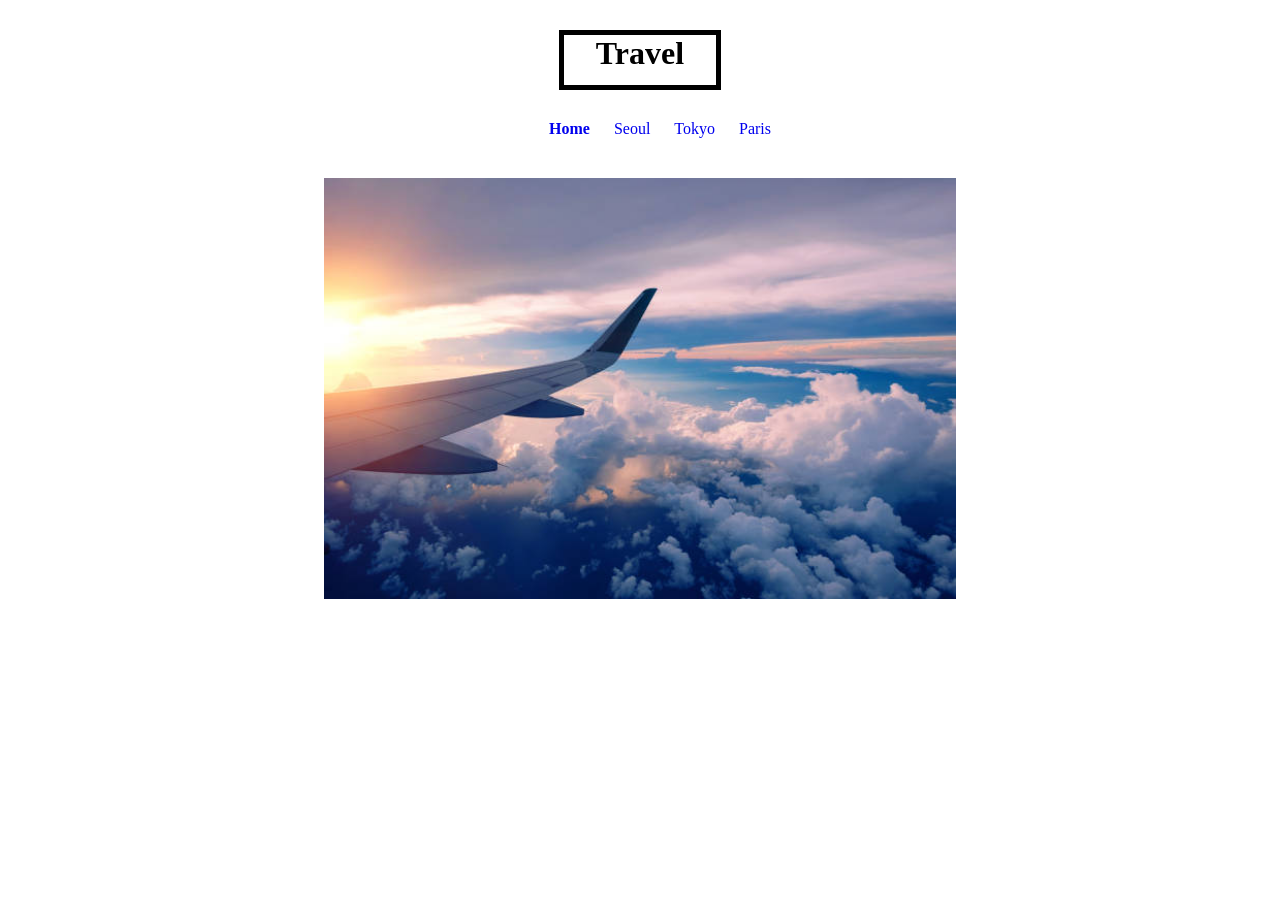
<file: practice/01_travel/index.html>
<!DOCTYPE html>
<html lang="en">
<head>
    <meta charset="UTF-8">
    <meta http-equiv="X-UA-Compatible" content="IE=edge">
    <meta name="viewport" content="width=device-width, initial-scale=1.0">
    <title>Index</title>
    <link rel="stylesheet" href="css/style.css">
</head>
<body>
    <h1>Travel</h1>
    <ul>
        <li><a href="index.html" class="curr_view">Home</a></li>        
        <li><a href="seoul.html">Seoul</a></li>        
        <li><a href="tokyo.html">Tokyo</a></li>        
        <li><a href="paris.html">Paris</a></li>        
    </ul>
    <img src="images/home.jpg" alt="Home">
</body>
</html>
</file>
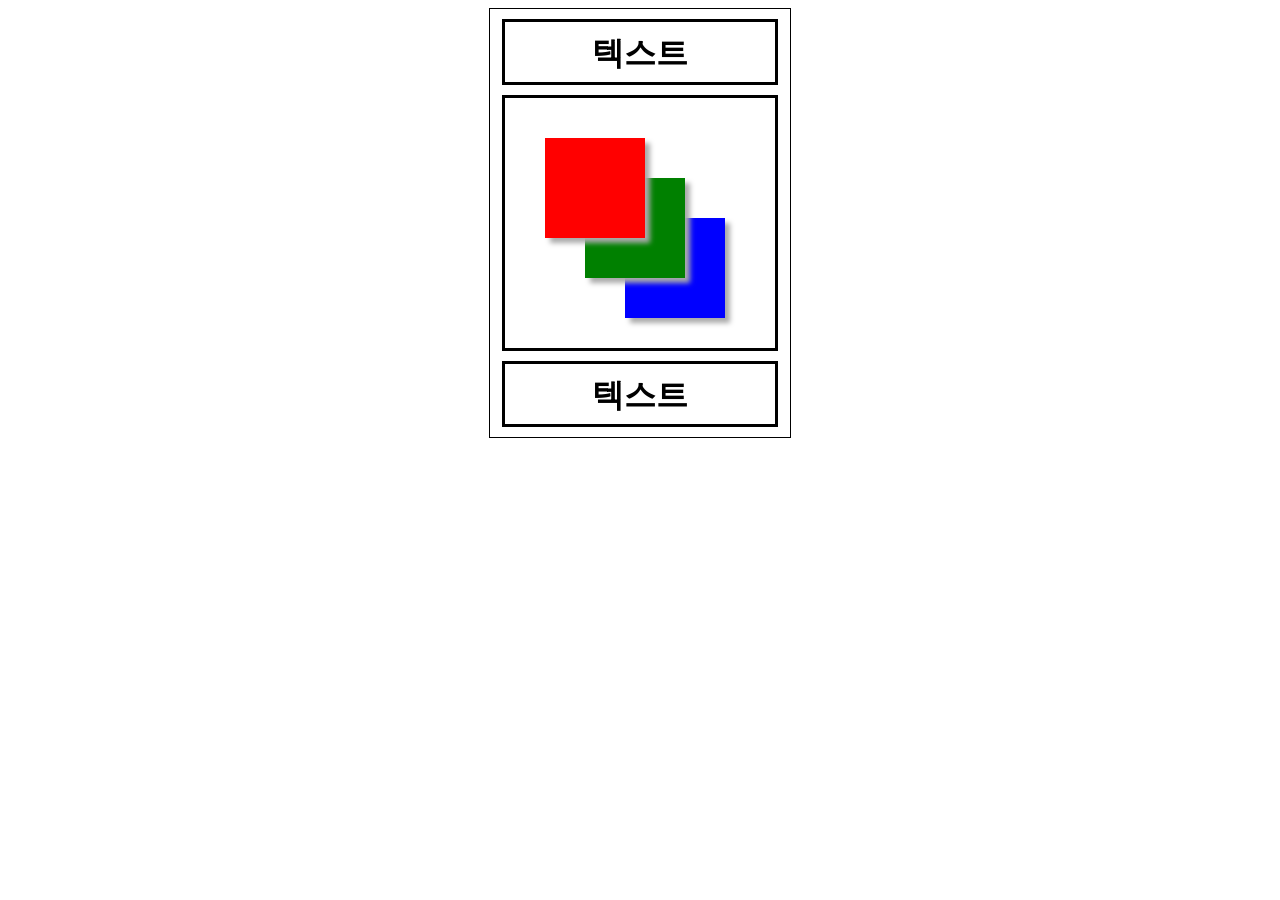
<file: practice/02_position/index.html>
<!DOCTYPE html>
<html lang="en">
<head>
    <meta charset="UTF-8">
    <meta http-equiv="X-UA-Compatible" content="IE=edge">
    <meta name="viewport" content="width=device-width, initial-scale=1.0">
    <title>Position, z-index</title>
    <style>
        .container {
            margin: auto;
            width: 300px;
            border: 1px solid black;
            text-align: center;
        }
        .top, .bt {
            width: 90%;
            height: 50px;
            border: 3px solid black;
            margin: 10px auto;
            font-size: 2em;
            font-weight: bold;
            padding-top: 10px;            
        }
        .mid {
            width: 90%;
            height: 250px;
            border: 3px solid black;
            margin: 10px auto;
            position: relative;
        }
        .red, .green, .blue {
            /* border: 1px dashed red; */
            width: 100px;
            height: 100px;
            box-shadow: 5px 5px 5px #aaa;            
        }
        .red {
            background-color: red;
            position: absolute;
            top: 40px;
            left: 40px;
            z-index: 100;
        }
        .green {
            background-color: green;
            position: absolute;
            top: 80px;
            left: 80px;
            z-index: 10;
        }
        .blue {
            background-color: blue;
            position: absolute;
            top: 120px;
            left: 120px;
            z-index: -1;
        }
    </style>
</head>
<body>
    <div class="container">
        <div class="top">텍스트</div>
        <div class="mid">
            <div class="red"></div>
            <div class="green"></div>
            <div class="blue"></div>
        </div>
        <div class="bt">텍스트</div>
    </div>
</body>
</html>
</file>
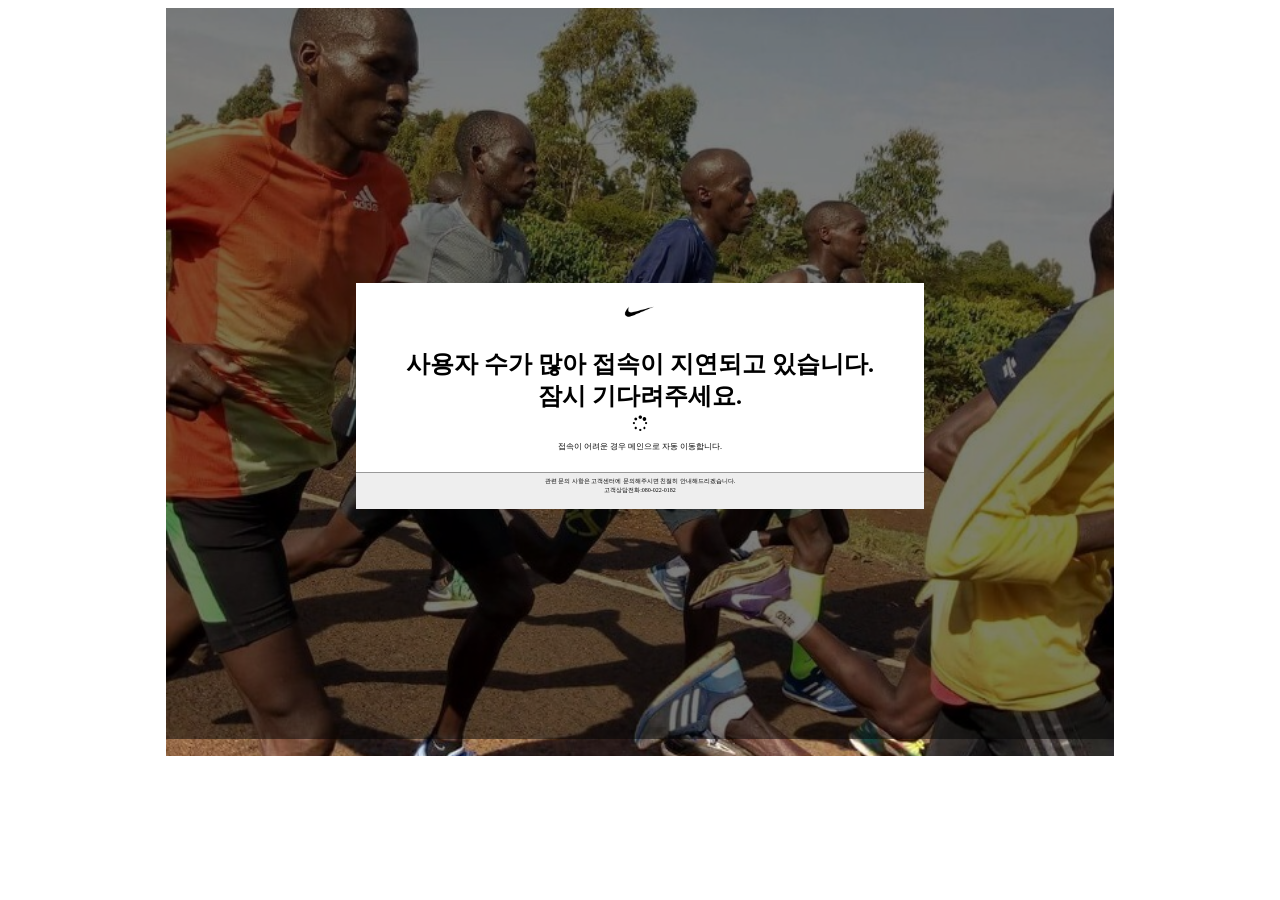
<file: practice/03_nike_waiting/index.html>
<!DOCTYPE html>
<html lang="en">
  <head>
    <meta charset="UTF-8" />
    <meta http-equiv="X-UA-Compatible" content="IE=edge" />
    <meta name="viewport" content="width=device-width, initial-scale=1.0" />
    <title>Waiting</title>
		<link rel="stylesheet" href="https://cdnjs.cloudflare.com/ajax/libs/font-awesome/4.7.0/css/font-awesome.min.css">
		<link rel="stylesheet" href="style.css">
  </head>
  <body>
    <div class="container">
			<div class="cover">
      <div class="inner">
        <img src="images/logo_nike.png" alt="" />
        <h2>
          사용자 수가 많아 접속이 지연되고 있습니다. <br />
          잠시 기다려주세요.
        </h2>
        <i class="fa fa-spinner"></i>
        <p>접속이 어려운 경우 메인으로 자동 이동합니다.</p>
        <div class="bt">
          <p>
            관련 문의 사항은 고객센터에 문의해주시면 친절히 안내해드리겠습니다.
            <br />
            고객상담전화:080-022-0182
          </p>
        </div>
      </div>
		</div>
    </div>
  </body>
</html>
</file>
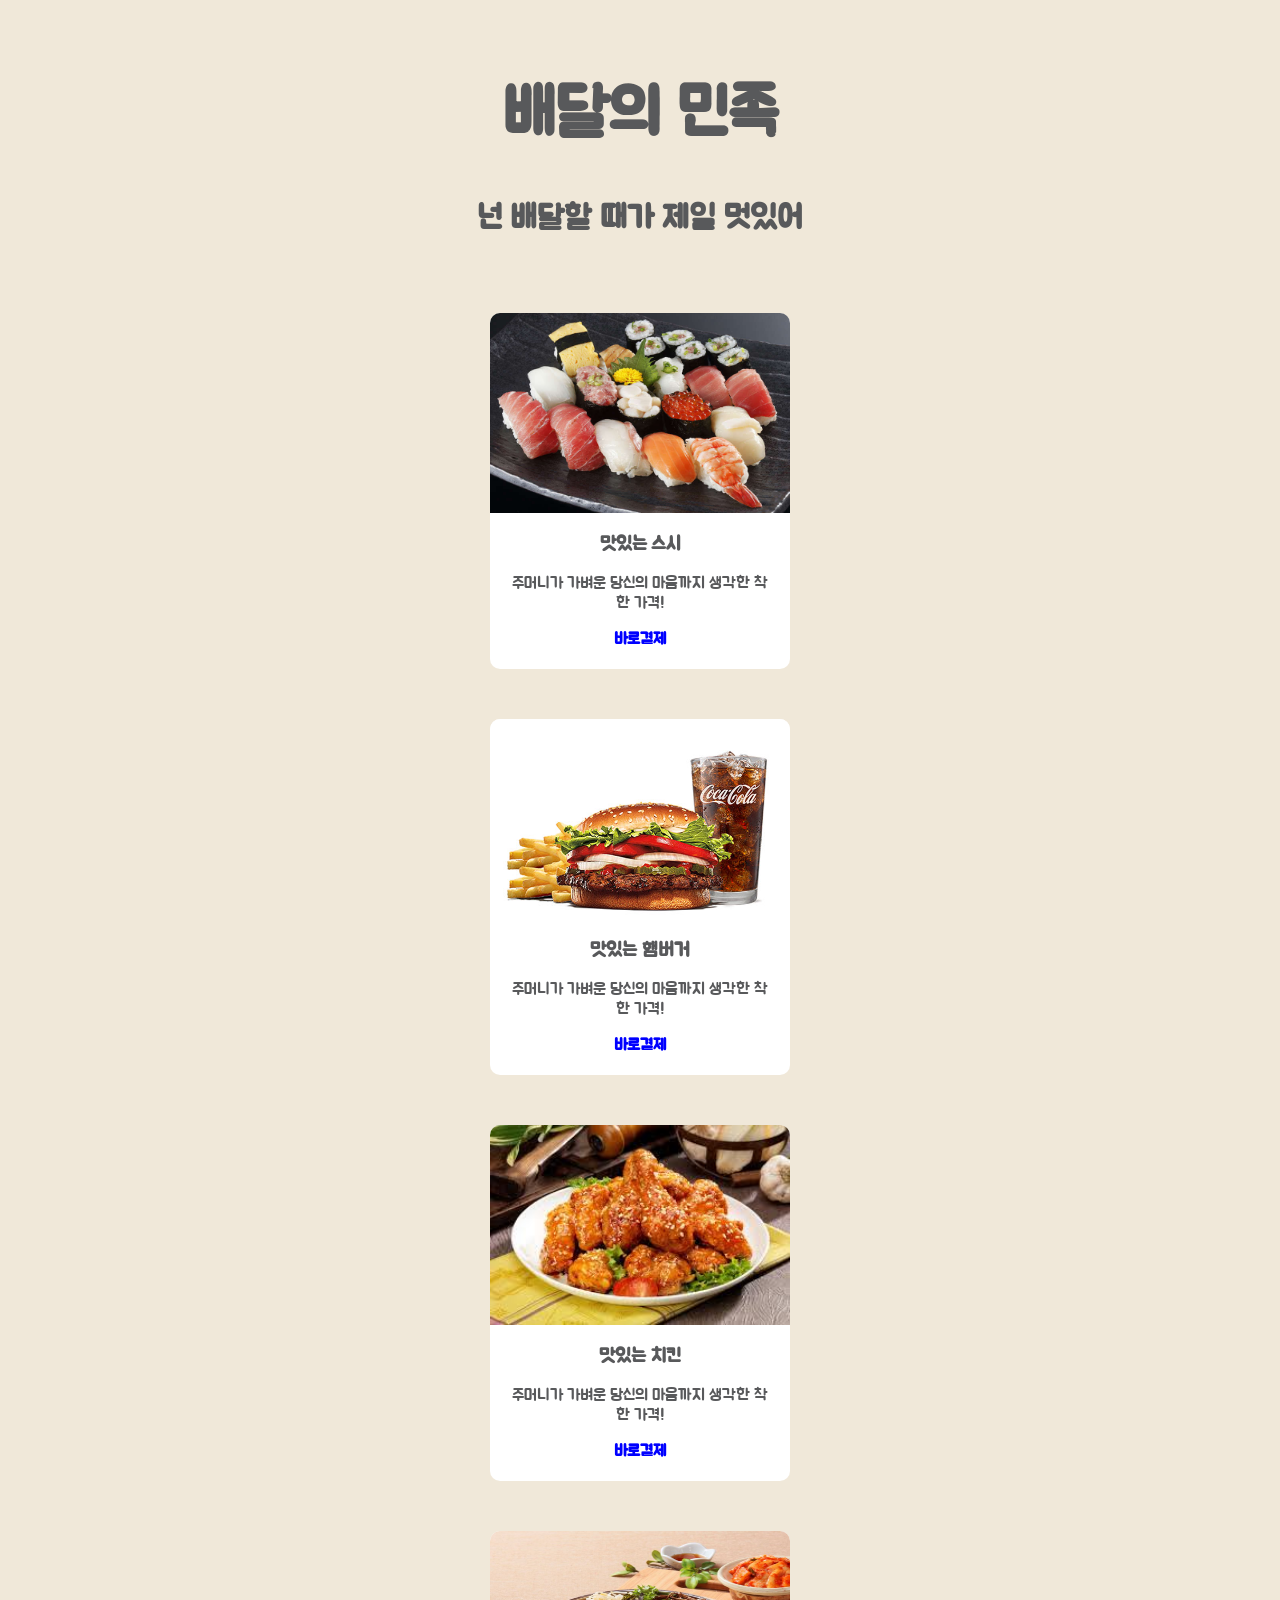
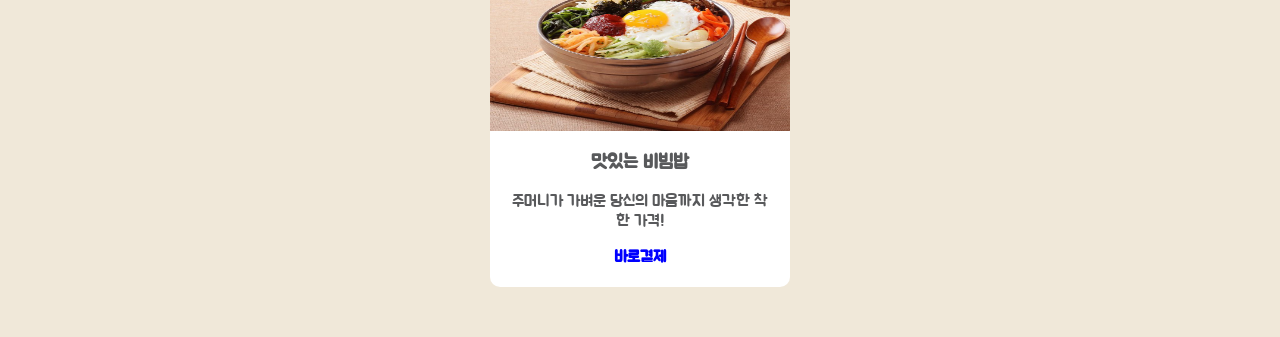
<file: practice/05_foods/index.html>
<!DOCTYPE html>
<html lang="en">
<head>
  <meta charset="UTF-8">
  <meta http-equiv="X-UA-Compatible" content="IE=edge">
  <meta name="viewport" content="width=device-width, initial-scale=1.0">
  <title>배달의 민족</title>
  <link rel="stylesheet" href="style.css">
</head>
<body>
  <div class="header">
    <h1>배달의 민족</h1>
    <h3>넌 배달할 때가 제일 멋있어</h3>
  </div>
  <div class="menu">
    <div id="sushi"></div>
    <div>
      <h3>맛있는 스시</h3>
      <p>
        주머니가 가벼운 당신의 마음까지 생각한 착한 가격!
      </p>
      <p>바로결제</p>
    </div>
  </div>
  <div class="menu">
    <div id="hamburger"></div>
    <div>
      <h3>맛있는 햄버거</h3>
      <p>
        주머니가 가벼운 당신의 마음까지 생각한 착한 가격!
      </p>
      <p>바로결제</p>
    </div>
  </div>
  <div class="menu">
    <div id="chicken"></div>
    <div>
      <h3>맛있는 치킨</h3>
      <p>
        주머니가 가벼운 당신의 마음까지 생각한 착한 가격!
      </p>
      <p>바로결제</p>
    </div>
  </div>
  <div class="menu">
    <div id="bibimbab"></div>
    <div>
      <h3>맛있는 비빔밥</h3>
      <p>
        주머니가 가벼운 당신의 마음까지 생각한 착한 가격!
      </p>
      <p>바로결제</p>
    </div>
  </div>
</body>
</html>
</file>
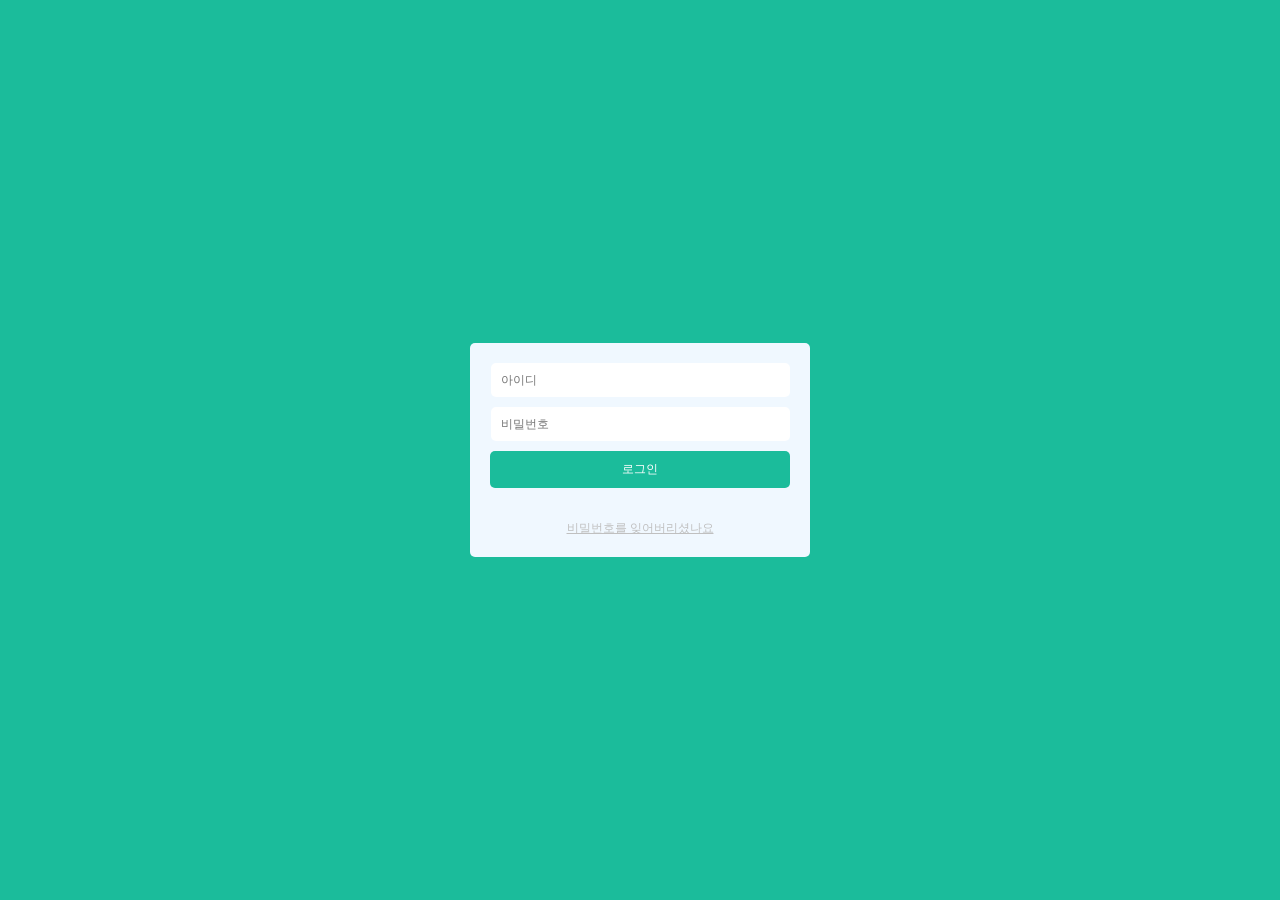
<file: practice/06_loginForm/index.html>
<!DOCTYPE html>
<html lang="en">
<head>
  <meta charset="UTF-8">
  <meta http-equiv="X-UA-Compatible" content="IE=edge">
  <meta name="viewport" content="width=device-width, initial-scale=1.0">
  <title>Login Form</title>
  <link rel="stylesheet" href="style.css">
</head>
<body>
  <div class="container">
    <form action="">
      <input type="text" class="text-field" placeholder="아이디"><br>
      <input type="password" class="text-field" placeholder="비밀번호"><br>
      <input type="submit" class="btn-input" value="로그인">
    </form>
    <div class="links">
      <a href="#">비밀번호를 잊어버리셨나요</a>
    </div>
  </div>
</body>
</html>
</file>
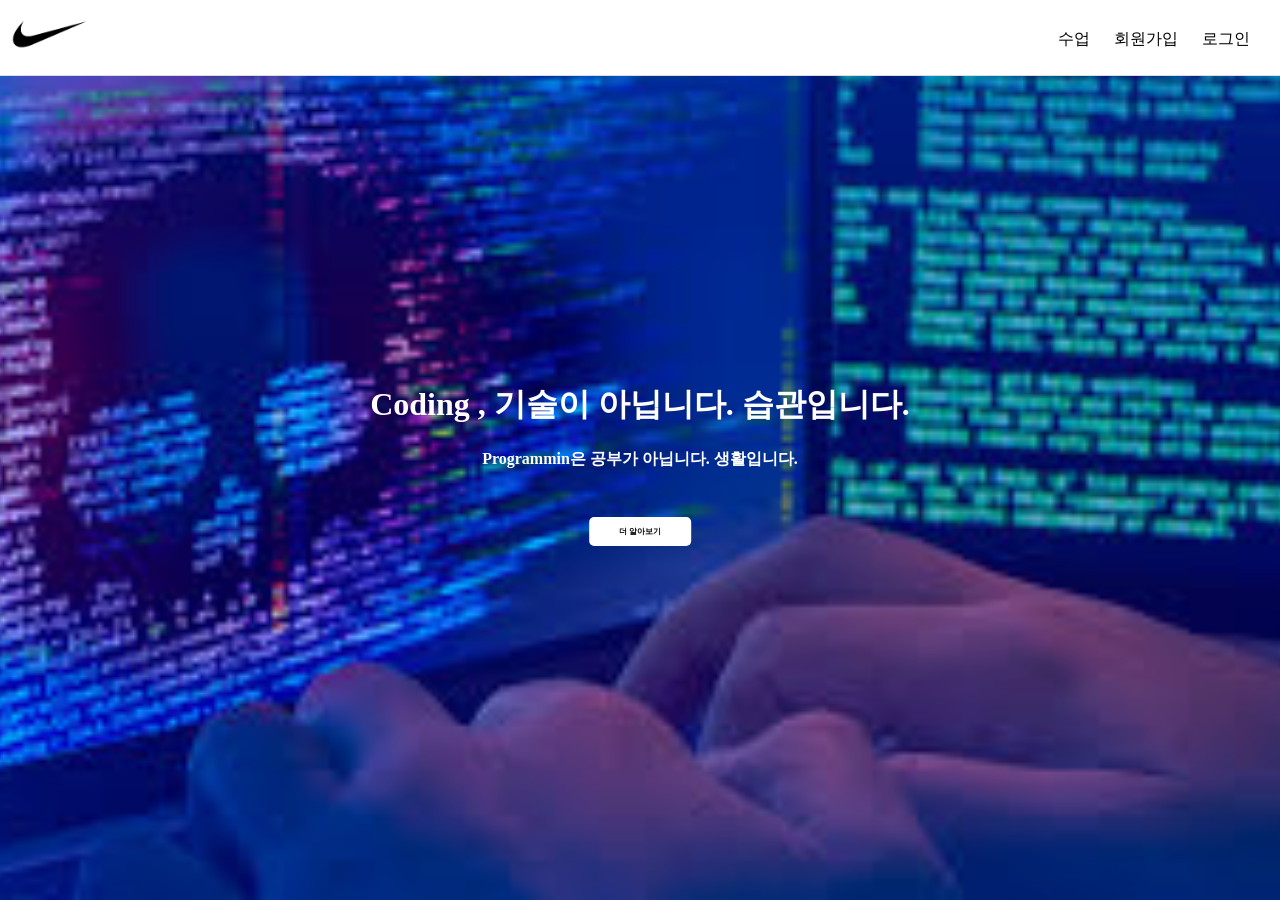
<file: practice/07_naviBar/index.html>
<!DOCTYPE html>
<html lang="en">
<head>
  <meta charset="UTF-8">
  <meta http-equiv="X-UA-Compatible" content="IE=edge">
  <meta name="viewport" content="width=device-width, initial-scale=1.0">
  <title>Document</title>
  <link rel="stylesheet" href="style.css">
</head>
<body>
  <div class="navBar">
    <img src="logo_nike.png" alt="">
    <ul>
      <li class="list">수업</li>
      <li class="list">회원가입</li>
      <li class="list">로그인</li>
    </ul>    
  </div>
  <div class="container">
    <div class="cover"></div>
    <div class="info">
      <h1><strong>Coding</strong>
      , 기술이 아닙니다.
      <strong>습관</strong>입니다.
    </h1>
    <h4>
      Programmin은 공부가 아닙니다. 생활입니다.
    </h4>
    <a href="#">더 알아보기</a>
    </div>
  </div>
</body>
</html>
</file>
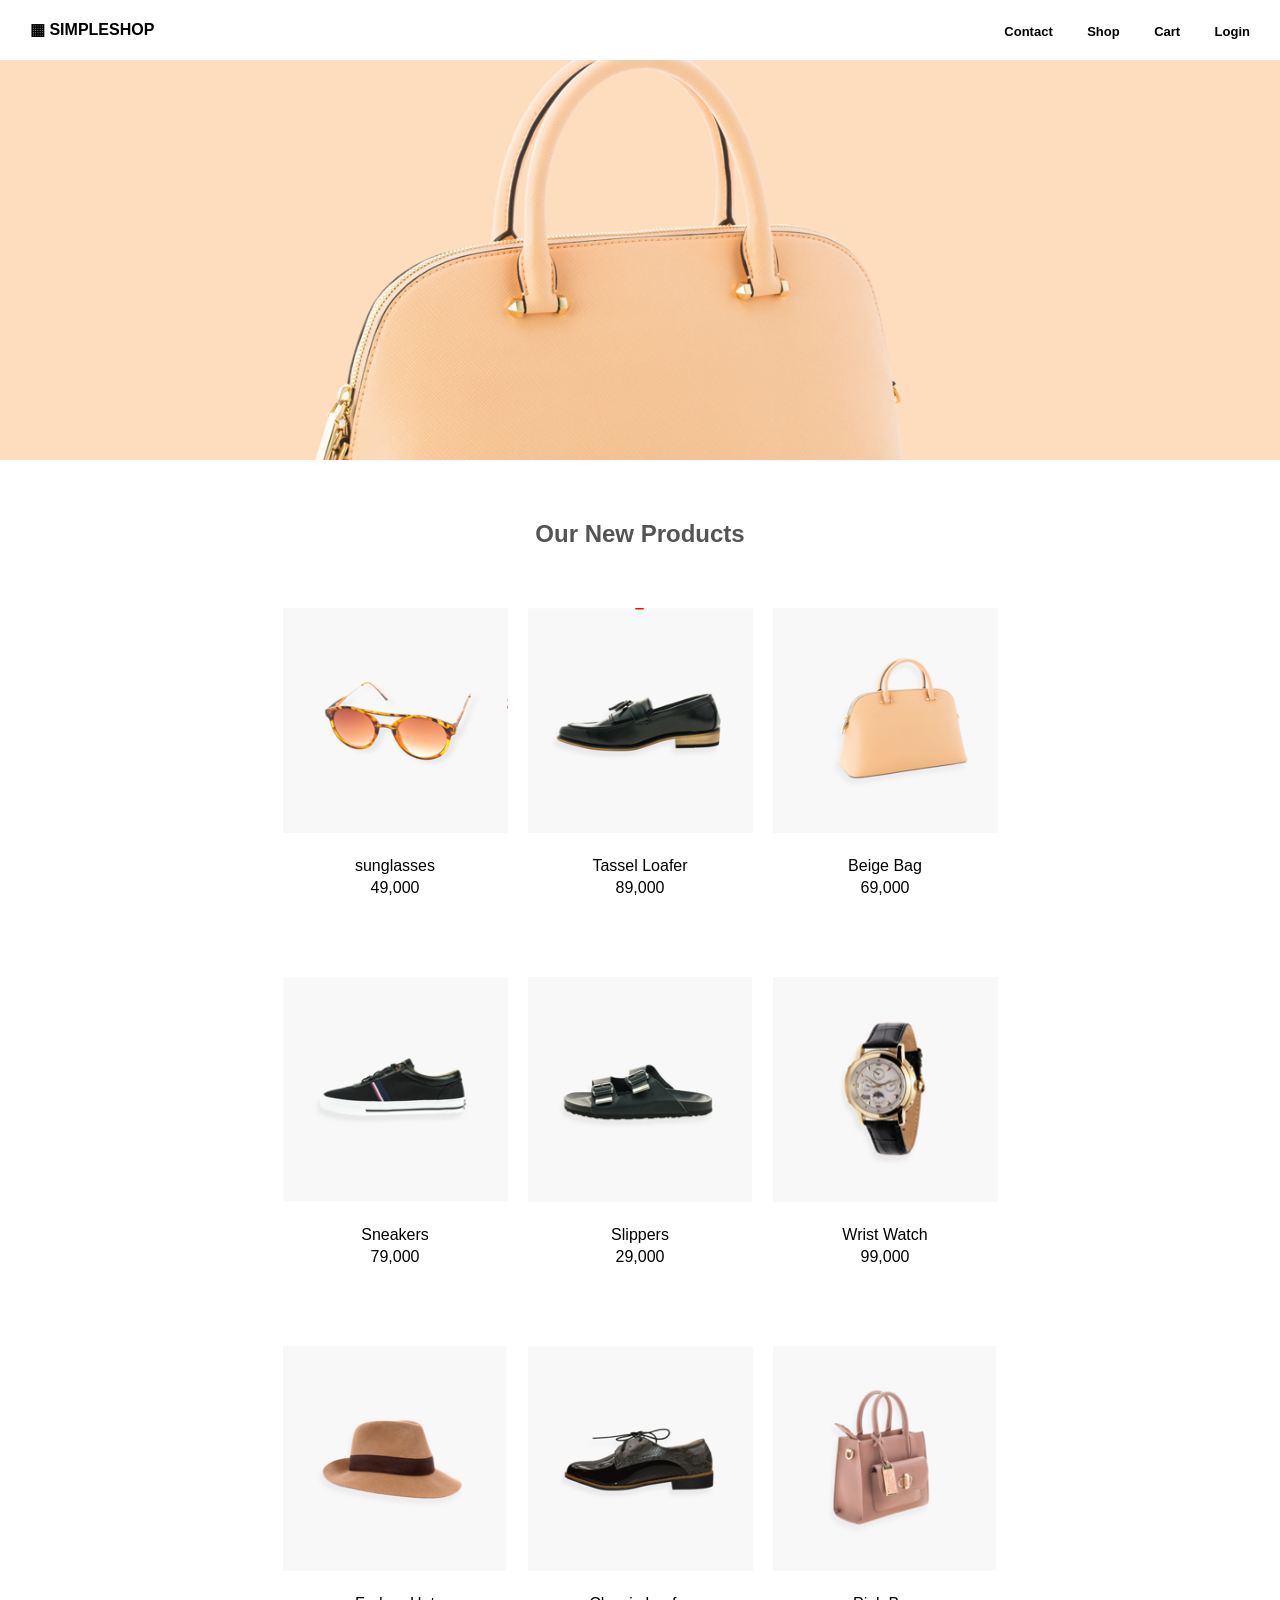
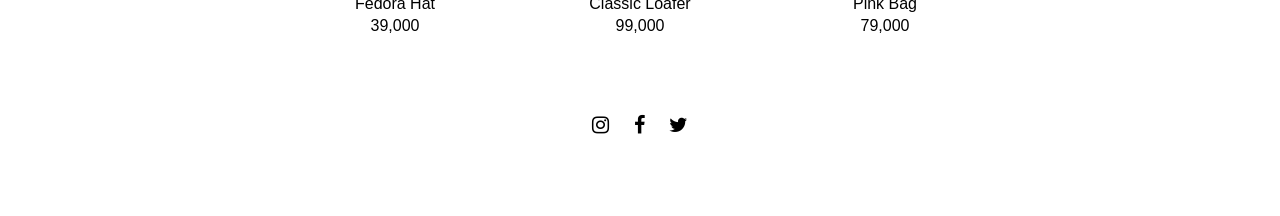
<file: practice/08_shop/index.html>
<!DOCTYPE html>
<html lang="en">
  <head>
    <meta charset="UTF-8" />
    <meta http-equiv="X-UA-Compatible" content="IE=edge" />
    <meta name="viewport" content="width=device-width, initial-scale=1.0" />
    <title>Shop</title>
    <link
      rel="stylesheet"
      href="https://cdnjs.cloudflare.com/ajax/libs/font-awesome/4.7.0/css/font-awesome.min.css"
    />
    <link rel="stylesheet" href="style.css" />
  </head>
  <body>
    <div>
      <div class="navbar">
        <a href="#">▦ SIMPLESHOP</a>
        <ul>
          <li>
            <a href="#">Contact</a>
          </li>
          <li>
            <a href="#">Shop</a>
          </li>
          <li>
            <a href="#">Cart</a>
          </li>
          <li>
            <a href="#">Login</a>
          </li>
        </ul>
      </div>
      <div class="header"></div>
      <h1>Our New Products</h1>
      <div class="products">
        <a href="#">
          <div>
            <img src="images/sunglasses.PNG" alt="" />
            <ul>
              <li>sunglasses</li>
              <li>49,000</li>
            </ul>
          </div>
        </a>
        <a href="#">
          <div>
            <img src="images/shoes.PNG" alt="" />
            <ul>
              <li>Tassel Loafer</li>
              <li>89,000</li>
            </ul>
          </div>
        </a>
        <a href="#">
          <div>
            <img src="images/handbag.PNG" alt="" />
            <ul>
              <li>Beige Bag</li>
              <li>69,000</li>
            </ul>
          </div>
        </a>
        <a href="#">
          <div>
            <img src="images/snikers.PNG" alt="" />
            <ul>
              <li>Sneakers</li>
              <li>79,000</li>
            </ul>
          </div>
        </a>
        <a href="#">
          <div>
            <img src="images/sandle.PNG" alt="" />
            <ul>
              <li>Slippers</li>
              <li>29,000</li>
            </ul>
          </div>
        </a>
        <a href="#">
          <div>
            <img src="images/watch.PNG" alt="" />
            <ul>
              <li>Wrist Watch</li>
              <li>99,000</li>
            </ul>
          </div>
        </a>
        <a href="#">
          <div>
            <img src="images/hat.PNG" alt="" />
            <ul>
              <li>Fedora Hat</li>
              <li>39,000</li>
            </ul>
          </div>
        </a>
        <a href="#">
          <div>
            <img src="images/shoes2.PNG" alt="" />
            <ul>
              <li>Classic Loafer</li>
              <li>99,000</li>
            </ul>
          </div>
        </a>
        <a href="#">
          <div>
            <img src="images/handbag2.PNG" alt="" />
            <ul>
              <li>Pink Bag</li>
              <li>79,000</li>
            </ul>
          </div>
        </a>
      </div>
      <div class="footer">
        <i class="fa fa-instagram"></i>
        <i class="fa fa-facebook"></i>
        <i class="fa fa-twitter"></i>
      </div>
    </div>
  </body>
</html>
</file>
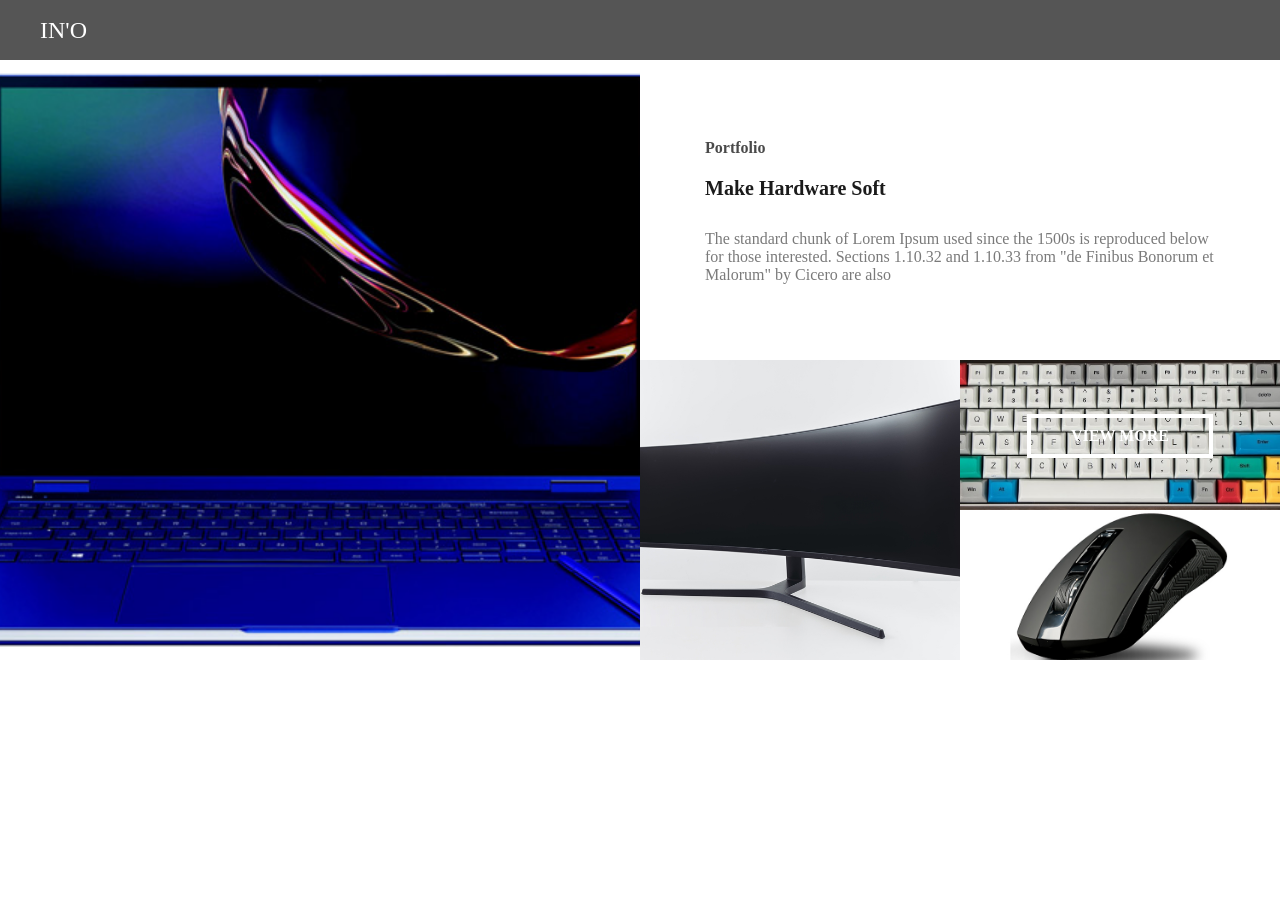
<file: practice/09_rwd/index.html>
<!DOCTYPE html>
<html lang="en">
<head>
  <meta charset="UTF-8">
  <meta http-equiv="X-UA-Compatible" content="IE=edge">
  <meta name="viewport" content="width=device-width, initial-scale=1.0">
  <title>Document</title>
  <link rel="stylesheet" href="style.css">
</head>
<body>
  <div class="header">IN'O</div>
  <div class="main-img"></div>
  <div class="description">
    <div>
      <p>Portfolio</p>
      <p>Make Hardware Soft</p>
      <p>The standard chunk of Lorem Ipsum used since the 1500s is reproduced below for those interested. Sections 1.10.32 and 1.10.33 from "de Finibus Bonorum et Malorum" by Cicero are also </p>
    </div>
  </div>
  <div class="sub-img1"></div>
  <div class="sub-img2">
    <a href="#">VIEW MORE</a>
  </div>
  <div class="sub-img3"></div>
</body>
</html>
</file>
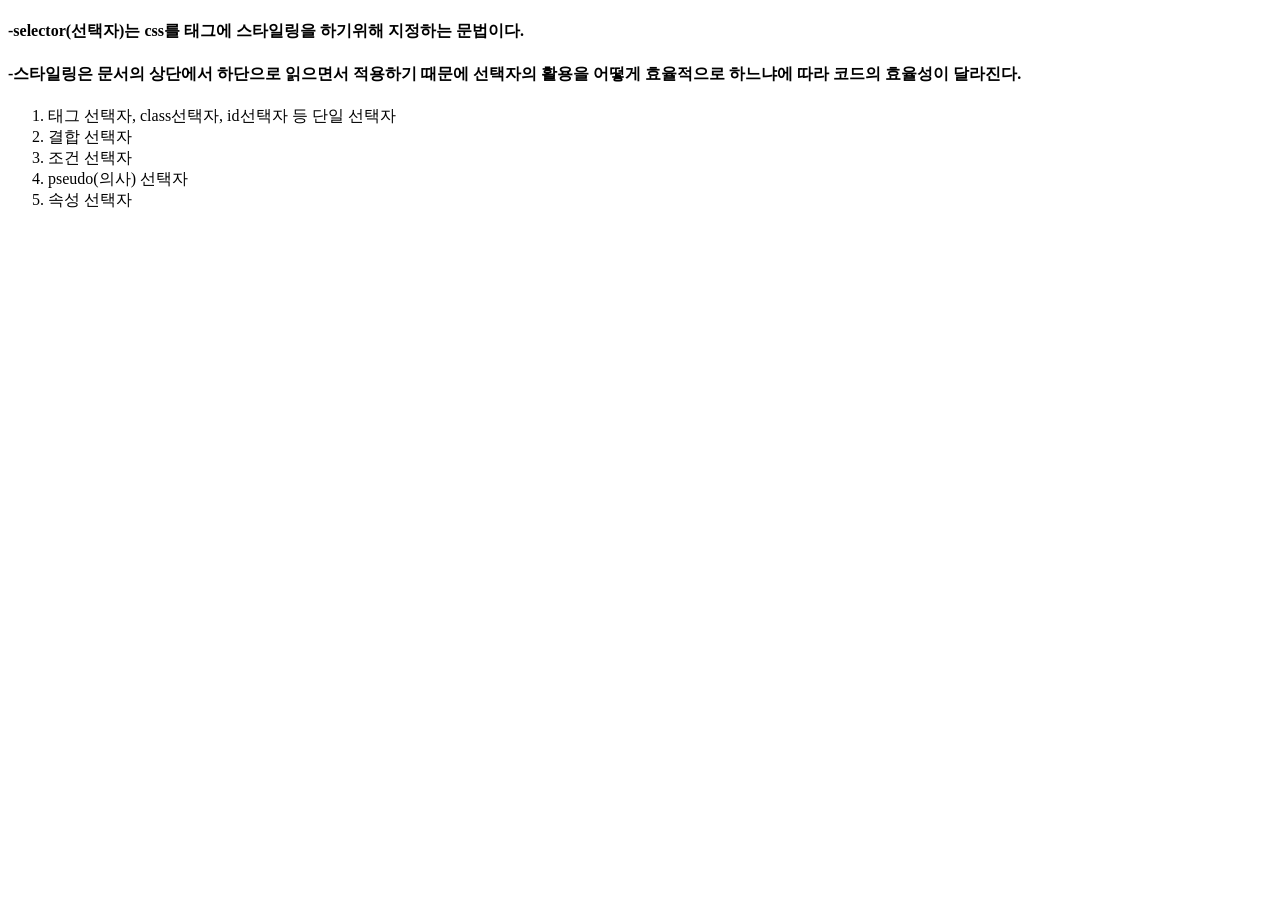
<file: 01_selector/01_intro.html>
<!DOCTYPE html>
<html lang="en">
<head>
    <meta charset="UTF-8">
    <meta http-equiv="X-UA-Compatible" content="IE=edge">
    <meta name="viewport" content="width=device-width, initial-scale=1.0">
    <title>css selector</title>
</head>
<body>
    <h4>-selector(선택자)는 css를 태그에 스타일링을 하기위해 지정하는 문법이다.</h4>
    <h4>-스타일링은 문서의 상단에서 하단으로 읽으면서 적용하기 때문에 선택자의 활용을 어떻게 효율적으로 하느냐에 따라 코드의 효율성이 달라진다.</h4>

    <ol>
        <li>태그 선택자, class선택자, id선택자 등 단일 선택자</li>
        <li>결합 선택자</li>
        <li>조건 선택자</li>
        <li>pseudo(의사) 선택자</li>
        <li>속성 선택자</li>
    </ol>
</body>
</html>
</file>
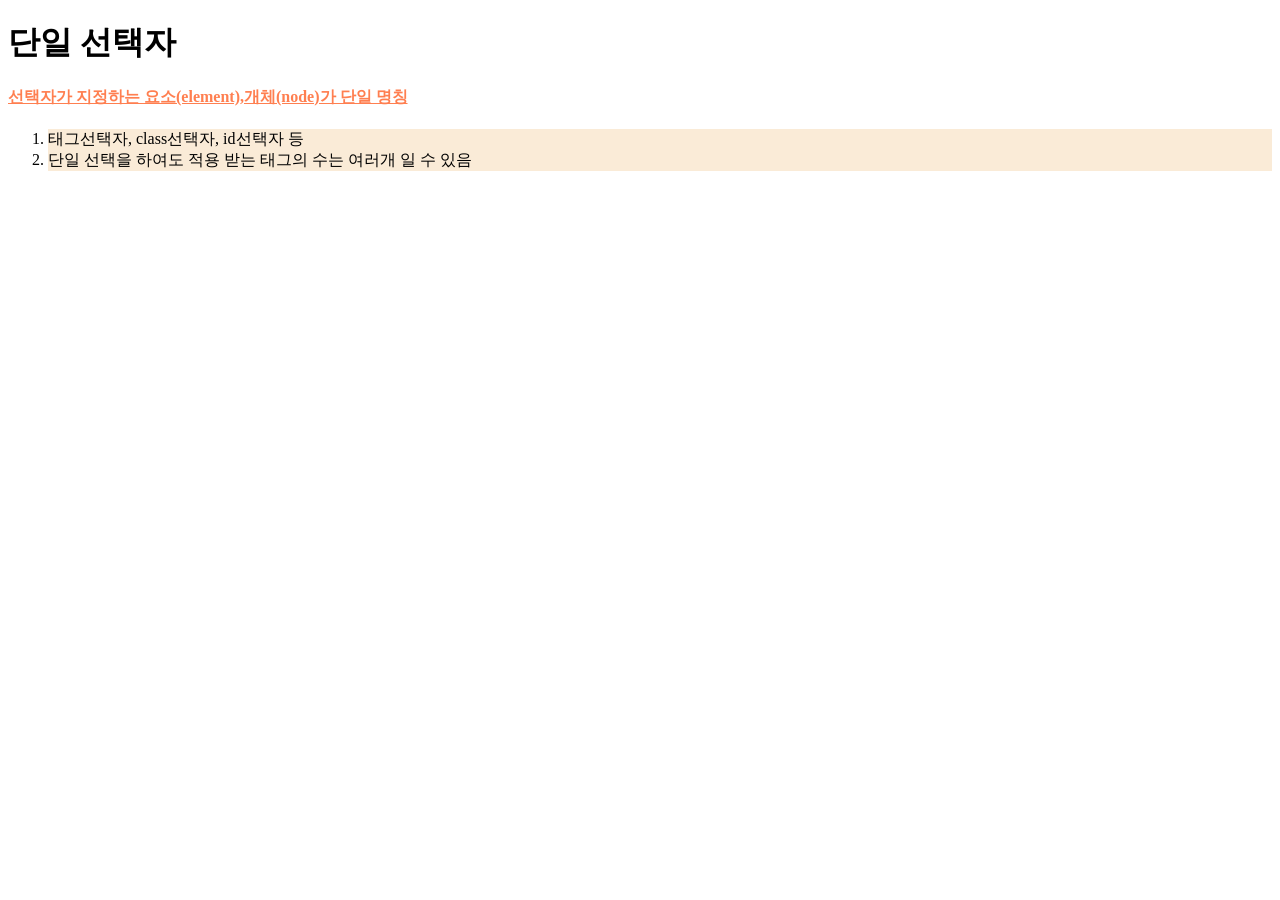
<file: 01_selector/02_simple_selector.html>
<!DOCTYPE html>
<html lang="en">
<head>
    <meta charset="UTF-8">
    <meta http-equiv="X-UA-Compatible" content="IE=edge">
    <meta name="viewport" content="width=device-width, initial-scale=1.0">
    <title>simple selector</title>
    <style>
        h1
        {
            font-size:2em; /* 1em=16px */
            font-weight:bold;
        }
        #title
        {
            color:coral;
            text-decoration:underline;
        }
        .list   /*하나만 단일 선택을 해도 2개가 적용을 받는다*/
        {
            background-color: antiquewhite;
        }
    </style>
</head>
<body>
    <h1>단일 선택자</h1>
    <h4 id="title">선택자가 지정하는 요소(element),개체(node)가 단일 명칭 </h4>
    <ol>
        <li class="list">태그선택자, class선택자, id선택자 등</li>
        <li class="list">단일 선택을 하여도 적용 받는 태그의 수는 여러개 일 수 있음</li>
    </ol>
   
</body>
</html>
</file>
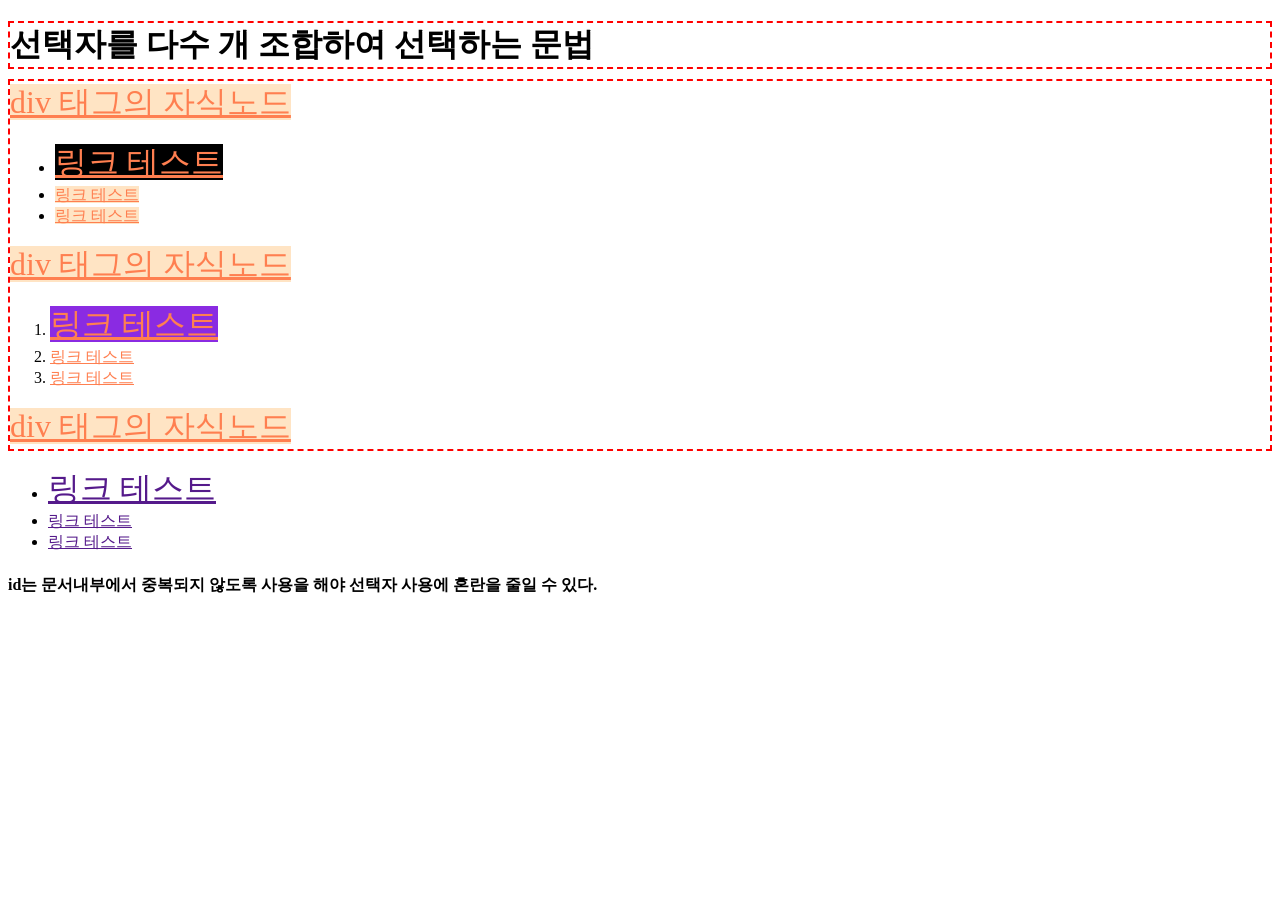
<file: 01_selector/03_combinator_selector.html>
<!DOCTYPE html>
<html lang="en">
<head>
    <meta charset="UTF-8">
    <meta http-equiv="X-UA-Compatible" content="IE=edge">
    <meta name="viewport" content="width=device-width, initial-scale=1.0">
    <title>결합(조합) 선택자</title>
    <style>
       /*  이런 방식으로는 사용하지 말 것(복잡)
        h1, div, li > a */
        h1,div  /* ,는 and 조건 */
        {
            border:2px dashed red;
            margin-bottom: 10px;
        }

        div ul /*  띄어쓰기는 div내부의 ul선택 */
        {
            border:1px dottted greenyellow;
            margin-left: 5px;
            margin-right: 5px;
        }

        div a
        {
            color:coral;
        }

        div > a  /* 자식노드를 선택 */
        {
               background-color: black;
        }

        #first    /* 공통적으로 해야하는 것은 id가 아니라 class로 해야함. id는 왠만하면 문서내부에 1개(중복x) */
         {
             font-size: 2em;
         }

         ol #first
         {
             background-color: aqua;
         }

         a.links   /* a태그가 class links를 가지고 잇는 것 */
         {
             background-color:bisque;
         }

         ol a#first
         {
             background-color: blueviolet;
         }

         .links.first
         {
             background-color:black;
         }

        /* 이건 툴을 이용해서 생성된 코드 일 가능성이 높음 */
         /* body>div>ul>li>a{} */


    </style>
</head>
<body>
    <h1>선택자를 다수 개 조합하여 선택하는 문법</h1>

    <div>
        <a href="" id="first" class="links">div 태그의 자식노드</a>
       <ul class="links">   
        <li> <a href="" id="first" class="links first">링크 테스트</a></li> <!-- 이 링크의 부모는 ul -->
        <li> <a href="" class="links">링크 테스트</a>     </li>
        <li>   <a href="" id="last" class="links">링크 테스트</a>  </li>
       </ul>

       <a href="" id="first" class="links">div 태그의 자식노드</a>

       <ol class="links">   
        <li> <a href="" id="first" class="" >링크 테스트</a></li>
        <li> <a href="" class="" >링크 테스트</a> </li>
        <li>   <a href="" id="last" class="">링크 테스트</a> </li>
       </ol>

       <a href="" id="first" class="links">div 태그의 자식노드</a>

    </div>

    <ul class="links">   
        <li> <a href="" id="first" class="" >링크 테스트</a></li>
        <li> <a href="" class="" >링크 테스트</a>     </li>
        <li>   <a href="" id="last" class="">링크 테스트</a>  </li>
       </ul>

       <h4>id는 문서내부에서 중복되지 않도록 사용을 해야 선택자 사용에 혼란을 줄일 수 있다.</h4>

</body>
</html>
</file>
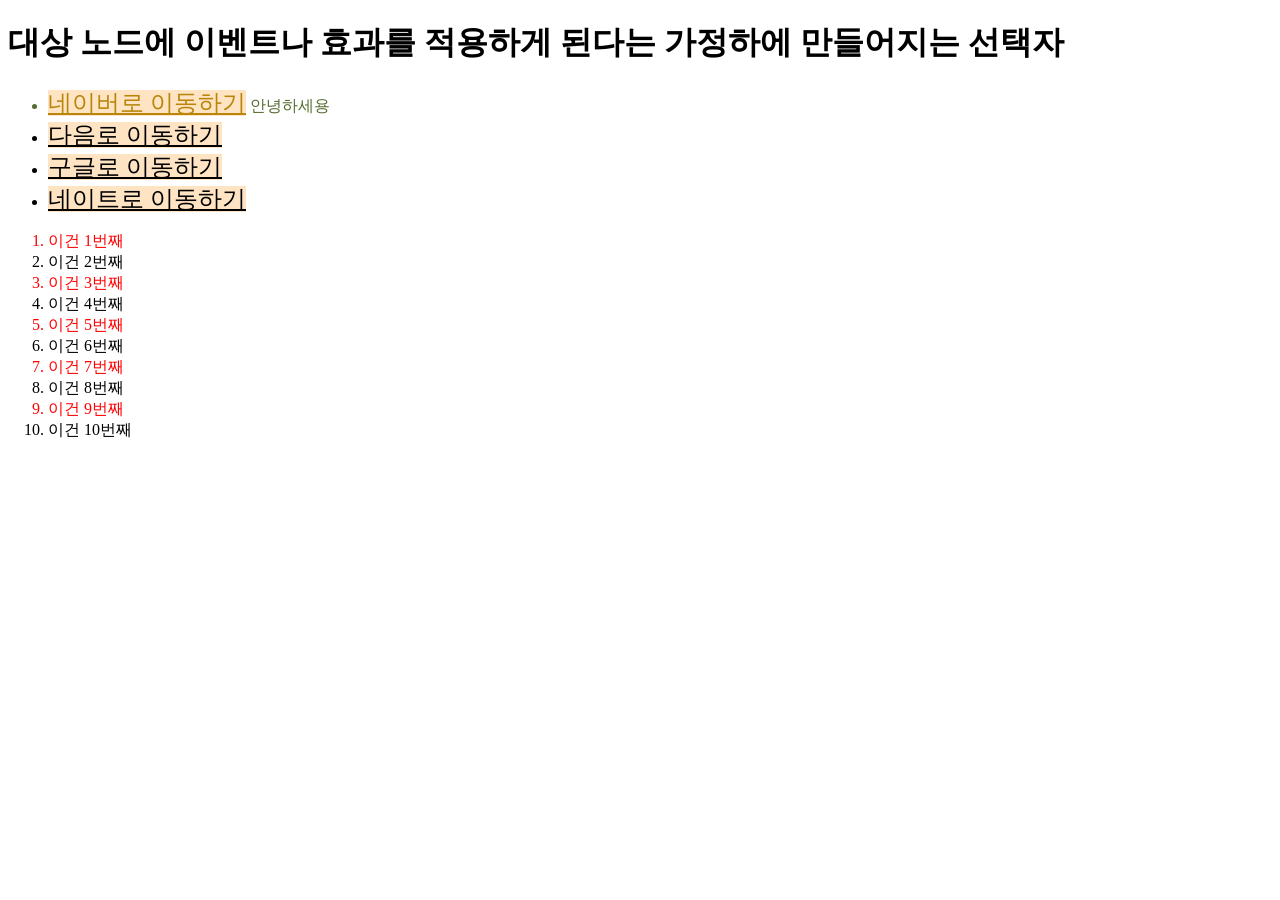
<file: 01_selector/04_pseudo_selector.html>
<!DOCTYPE html>
<html lang="en">
<head>
    <meta charset="UTF-8">
    <meta http-equiv="X-UA-Compatible" content="IE=edge">
    <meta name="viewport" content="width=device-width, initial-scale=1.0">
    <title>의사 선택자</title>

    <style>
        a
        {
            color:black;
            background-color: bisque;
        }
        a:hover /*  a태그에 마우스가 올라가면 */
        {
            
            background-color: aqua;
        }
        a:link  /* a태그에 링크가 걸려있으면 */
        {
            font-size:1.5em;
        }
        a:active /* 클릭을 하면 */
        {
            color:tomato;
        }
        a:visited /* a태그에 방문한 적이 있으면, a에 백그라운드컬러가 기본적으로 있어야 적용 가능 */
        {
            /* background-color: blueviolet; */     /* 이해안됨 */
        }

        ul li:first-child     /* li를 지목한거지 li가 가지고 있는 a태그까지 지목되는 것이 아니다. */
        {
            color:darkolivegreen;
        }

        ul li:first-child > a
        {
            color:darkgoldenrod;
        }

        ol li:nth-child(odd) /* odd,2n+1은 홀수번째 even,2n은 짝수번째 2라고 하면 2번째만 지정됨 */
        {   
            color:red;
        }

       ol li::after
        {
            content: "번째";
        }
       ol li::before
        {
            content: "이건 ";
        }

        li a::after
        {
            content:"로 이동하기"
        }
            
    </style>
</head>
<body>
    <h1>대상 노드에 이벤트나 효과를 적용하게 된다는 가정하에 만들어지는 선택자</h1>
    <ul>
        <li class="links">
            <a href="https://www.naver.com">네이버</a>
            안녕하세용  <!-- 얘는 li의 소속이니까 얘도 영항을 미침 but a태그까지 영향x -->
        </li>

        <li class="links">
            <a href="https://www.daum.net">다음</a>
        </li>

        <li class="links">
            <a href="https://www.google.com">구글</a>
        </li>

        <li class="links">
            <a href="https://www.nate.com">네이트</a>
        </li>

       
    </ul>

    <ol>

      <li>1</li>
      <li>2</li>
      <li>3</li>
      <li>4</li>
      <li>5</li>
      <li>6</li>
      <li>7</li>
      <li>8</li>
      <li>9</li>
      <li>10</li>


    </ol>
</body>
</html>
</file>
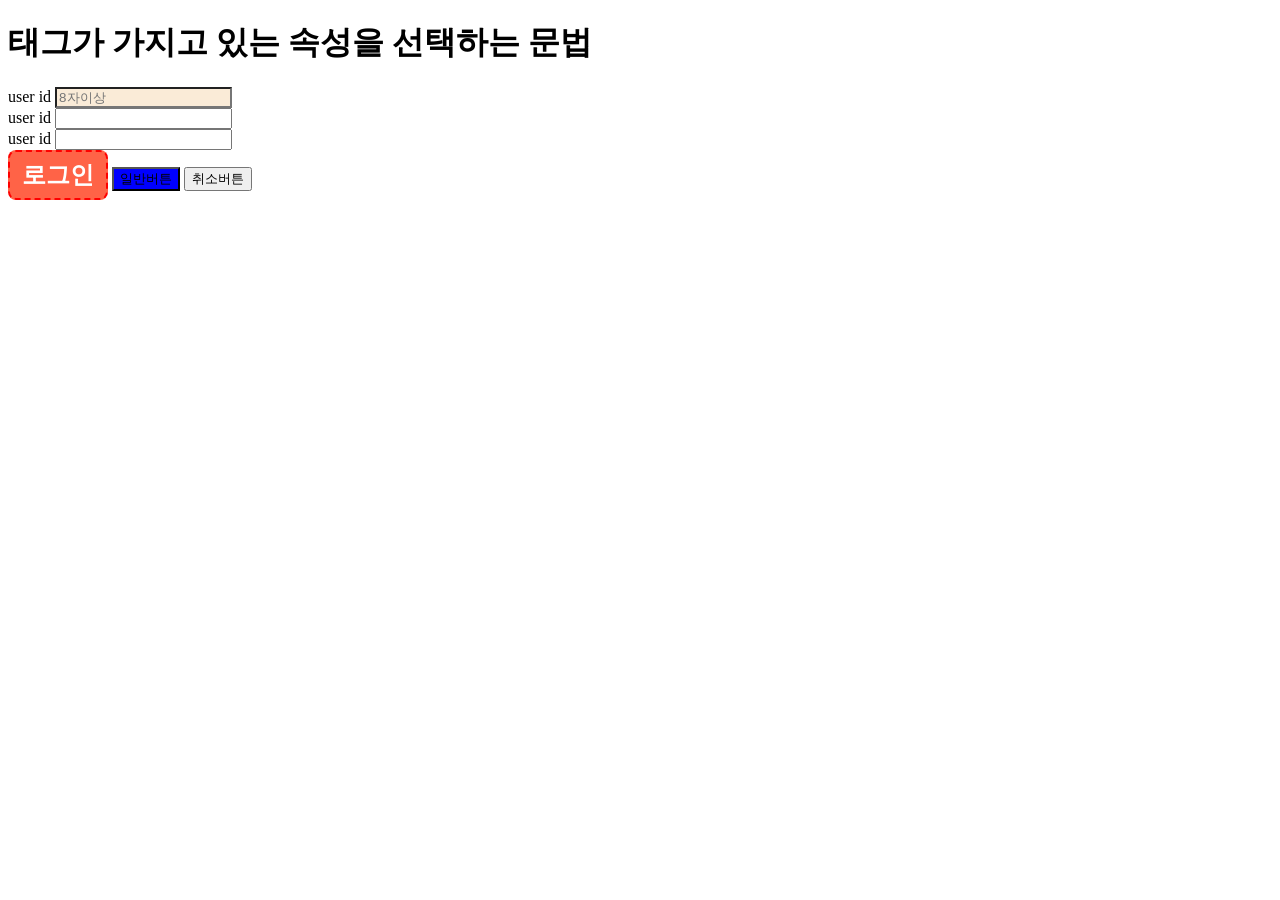
<file: 01_selector/05_attribute_selector.html>
<!DOCTYPE html>
<html lang="en">
<head>
    <meta charset="UTF-8">
    <meta http-equiv="X-UA-Compatible" content="IE=edge">
    <meta name="viewport" content="width=device-width, initial-scale=1.0">
    <title>속성 선택자</title>

    <style>

    input[type=text]
    {
        background-color: antiquewhite;
    }

    input[type=password]:focus
    {
        background-color:burlywood;
    }

    button[type=submit]
    {
        width:100px;
        height: 50px;
        border:2px dashed red;
        background-color: tomato;
        color:white;
        font-size:1.5em;
        border-radius: 8px;
        font-weight: 700;

    }

    button[type]:hover
    {
        background-color: blueviolet;
    }

    button[class=btn-primary]
    {
        background-color:blue;
    }





    </style>
</head>
<body>
    <h1>태그가 가지고 있는 속성을 선택하는 문법</h1>
    <form>
       <div>
          
        <label for="uid">user id</label>
        <input type="text" id="uid" class="login" placeholder="8자이상" required>

       </div>

       <div>
          
        <label for="pwd">user id</label>
        <input type="password" id="pwd" class="login" placehold="8자이상" required>

       </div>

       <div>
          
        <label for="pin">user id</label>
        <input type="password" id="pin" class="login" placehold="숫자만">

       </div>


         <button type="submit" class="btn">로그인</button>
         <button type="button" class="btn-primary">일반버튼</button>
         <button type="reset" class="btn">취소버튼</button>

    </form>
</body>
</html>
</file>
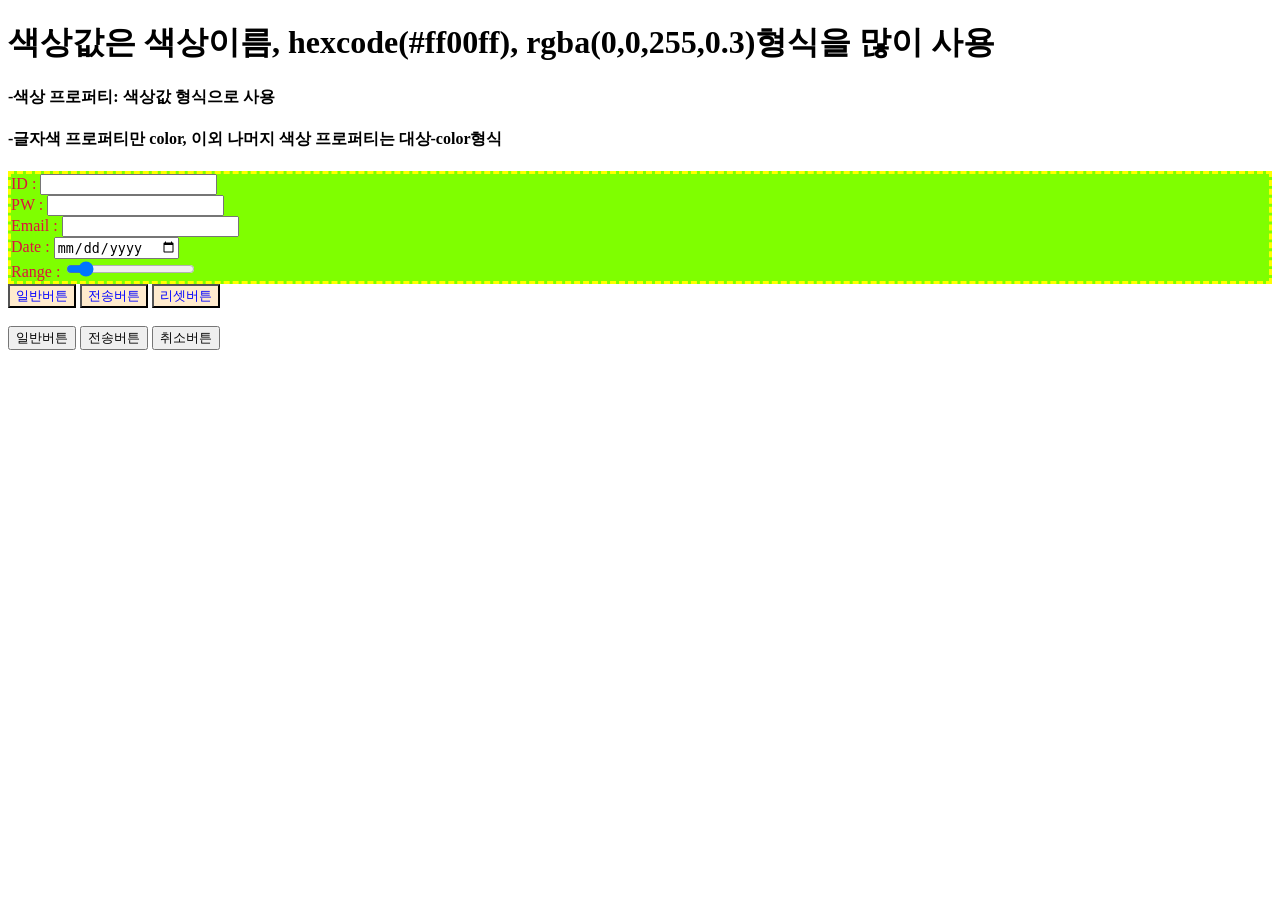
<file: 02_property/01_color.html>
<!DOCTYPE html>
<html lang="en">
<head>
    <meta charset="UTF-8">
    <meta http-equiv="X-UA-Compatible" content="IE=edge">
    <meta name="viewport" content="width=device-width, initial-scale=1.0">
    <title>color</title>

    <style>
        div
        {
            color:crimson; /* 폰트색상만 그냥 color */
            background-color:chartreuse;
            border-width: 3px;
            border-style: dashed;
            border-color: yellow;
        }

        button
        {
            color:blue;
            background-color: blanchedalmond;
        }
    </style>
</head>
<body>
    
    <h1>색상값은 색상이름, hexcode(#ff00ff), rgba(0,0,255,0.3)형식을 많이 사용</h1>
    <h4>-색상 프로퍼티: 색상값 형식으로 사용</h4>
    <h4>-글자색 프로퍼티만 color, 이외 나머지 색상 프로퍼티는 대상-color형식</h4>

    <form action="">
        <div>
          ID : <input type="text" name="uid" id=""><br>
          PW : <input type="password"><br>
          Email : <input type="email"><br>
          Date : <input type="date"><br>
          Range : <input type="range" value="10" min="0" max="100"><br>      
        </div>


        <button type="button">일반버튼</button>
        <button type="submit">전송버튼</button>
        <button type="reset">리셋버튼</button><br><br>
        <input type="button" value="일반버튼">
        <input type="submit" value="전송버튼">
        <input type="reset" value="취소버튼">
      </form>


</body>
</html>
</file>
<file: practice/01_travel/css/style.css>
body {
    text-align: center;
}
h1 {    
    border: 5px solid black;
    width: 12%;
    height: 50px;
    margin: 30px auto;
}
ul {
    /* border: 1px dashed red; */
    list-style: none;
    width: 30%;
    margin: 10px auto;
}
li {
    display: inline;
    margin: 0px 10px;
}
img {
    margin-top: 30px;
    width: 50%;
}
a {
    text-decoration: none;
}
.curr_view {
    font-weight: bold;
}
</file>
<file: practice/03_nike_waiting/style.css>
.container {
  width: 75%;
  height: 748px;
  margin: auto;
  background-image: url("images/bg_nike.jpg");  
  background-repeat: no-repeat;
  background-position: center center;
  background-size: 100%;
  text-align: center;  
}
.cover {
  width: 100%;  
  background-color: rgba(0, 0, 0, 0.5);
  padding-top: 275px;
  padding-bottom: 230px;
}
.inner {
  width: 60%;
  background-color: white;
  margin: auto;  
}
.inner > h2 {
  margin-bottom: 3px;
}
img {  
  width: 7%;
  margin-top: 20px;
}
.inner > p {
  font-size: 0.5em;
  margin-bottom: 20px;
}
.bt {
  border-top: 1px solid #999;
  background-color: #eee;
  padding-bottom: 10px;
}
.bt > p {
  font-size: 0.25em;
}
</file>
<file: practice/05_foods/style.css>
@font-face {
  font-family: jua;
  src: url(font/Jua-Regular.ttf);
}
body {
  background-color: #f0e8d9;
  font-family: jua;
  color: #58595b;
}
div {
  text-align: center;
}
.header {
  margin: 75px;
}
.header > h1 {
  font-size: 64px;
}
.header > h3 {
  font-size: 32px;
  margin-top: 30px;  
}
div.menu {
  width: 300px;
  margin: auto;
  background-color: white;
  border-radius: 10px;
  margin-bottom: 50px;  
}
#sushi {
  width: 300px;
  height: 200px;
  margin: 0;
  background-image: url("images/sushi.jpg");
  background-size: 300px 200px;
  border-radius: 10px 10px 0px 0px;
}
#hamburger {
  width: 300px;
  height: 200px;
  margin: 0;
  background-image: url("images/hamburger.jpg");
  background-size: 300px 200px;
  border-radius: 10px 10px 0px 0px;
}
#chicken {
  width: 300px;
  height: 200px;
  margin: 0;
  background-image: url("images/chicken.jpg");
  background-size: 300px 200px;
  border-radius: 10px 10px 0px 0px;
}
#bibimbab {
  width: 300px;
  height: 200px;
  margin: 0;
  background-image: url("images/bibimbab.jpg");
  background-size: 300px 200px;
  border-radius: 10px 10px 0px 0px;
}
.menu > div > h3 {
  margin: 0;
}
.menu div:last-child {
  padding: 20px;
}
.menu > div p:first-child {
  margin-top: 20px;
  margin-bottom: 16px;
}
.menu > div p:last-child {
  color: blue;
  font-weight: bold;
  margin: 0;
}
</file>
<file: practice/06_loginForm/style.css>
body {
  margin: 0;
  padding: 0;
  background-color: rgb(27, 188, 155);  
}
.container {
  width: 300px;
  position: absolute;
  margin: 0;
  top: 50%;
  left: 50%;
  transform: translate(-50%, -50%);
  background-color: aliceblue;
  text-align: center;
  padding: 20px;
  border-radius: 5px;
}
input {
  padding: 10px;
}
.text-field {
  font-size: 0.75em;
  border: 0px;
  width: 93%; /* box-sizing: border-box; 설정 후 => 100%*/
  margin: 0px 0px 10px;
  border-radius: 5px;
}
.btn-input {
  font-size: 0.75em;
  border: 0px;
  width: 100%;
  margin: 0px 0px 30px;
  border-radius: 5px;
  color: white;
  background-color: rgb(27, 188, 155);  
}
.links{
  text-align: center;
  margin: 0px;  
}
.links a {
  font-size: 0.75em;
  color: silver;
  padding: 0px;
  margin: 0px;
}
</file>
<file: practice/07_naviBar/style.css>
body {
  margin: 0;
  padding: 0;
}
.navBar {
  position: fixed;
  top: 0px;
  margin: 0;
  padding: 0;
  border-bottom: 1px solid #ddd;
  background-color: #fff;
  width: 100%;
  height: 75px;
  line-height: 75px;
  z-index: 1000;
}
.navBar > img {
  /* border: 1px solid red; */
  width: 8%;  
  display: inline-block;
  line-height: normal;
  vertical-align: middle;
}
.navBar > ul {
  /* border: 1px solid red; */
  padding: 0;
  margin: 0px 20px 0px 0px;
  float: right;
}
.list {
  /* border: 1px solid red; */
  display: inline-block;
  font-size: 16px;
  color: black;
  padding: 0px 10px;
  /* margin: 0px 10px; */
  line-height: 70px;
  vertical-align: middle;
}
.list:hover {
  background-color: #eee;
  cursor: pointer;
}
.container {
  position: relative;  
  width: 100%;
  height: 100vh;
  background-image: url("./coding.jpg");
  background-size: cover;
  background-position: center center;
  text-align: center;
  z-index: 0;
}
.cover {
  position: absolute;
  top: 0px;
  width: 100%;
  height: 100vh;
  background-color: rgba(0, 0, 255, 0.3);
}
.info {
  position: absolute;
  top: 50%;
  left: 50%;
  transform: translate(-50%, -50%);
  color: white;  
}
.info > h4 {
  margin-bottom: 50px;
}
.info > a {
  font-size: 0.5em;
  font-weight: bold;  
  padding: 10px 30px;
  text-decoration: none;
  border-radius: 5px;
  background-color: white;
  color: black;
}
</file>
<file: practice/08_shop/style.css>
* {
  box-sizing: border-box;
  font-family: Arial, Helvetica, sans-serif;
}
body {
  margin: 0;
  min-width: 1000px;
}
ul {
  list-style-type: none;
}
a {
  color: black;
  text-decoration: none;
}
h1 {
  margin: 60px 0;
  font-size: 24px;
  color: #545454;
  font-weight: bold;
  text-align: center;
}
.navbar {
  height: 60px;
  padding: 0 30px;
  background-color: white;
}
.navbar > a {
  float: left;
  height: 60px;
  line-height: 60px;
  vertical-align: middle;
  font-weight: bold;
}
.navbar > ul {
  float: right;
}
.navbar > ul > li {
  display: inline;
  margin-left: 30px;
  line-height: 30px;
  vertical-align: middle;
}
.navbar > ul > li > a {
  font-size: 13px;
  font-weight: bold;
  color: black;
}
.header {
  width: 100%;
  height: 400px;
  background-image: url("images/main.PNG");
  background-repeat: no-repeat;
  background-position: center center;
  background-size: cover;  
}
.products {
  text-align: center;
  padding: 0;
  width: 715px;
  margin-left: auto;
  margin-right: auto;
  margin-bottom: 40px;
}
.products > a {
  display: block;
  float: left;
  margin: 0 0 80px;
  font-size: 16px;
}
.products > a img {
  width: 225px;
  height: 225px;
}
.products > a:nth-child(3n+2) {
  margin: 0 20px;
}
.products ul {
  text-align: center;
  padding: 0;
  margin: 20px auto 0;
}
.products ul li {
  font-size: 16px;
}
.products ul li:last-child {
  margin-top: 4px;
}
.footer {
  clear: both;
  text-align: center;
  margin: 120px auto 80px;  
}
.footer i {
  font-size: 20px;
}
.footer i:nth-child(2) {
  margin: 0 20px;
}
</file>
<file: practice/09_rwd/style.css>
* {
  box-sizing: border-box;
}
body {
  margin: 0;
  padding: 0;
}
div {
  width: 100%;
}
.header {
  height: 60px;
  background-color: #555;
  color: white;
  font-size: 1.5em;
  line-height: 60px;
  vertical-align: middle;
  padding-left: 40px;
}
.main-img {
  height: 300px;
  background-image: url("images/notebook.jpg");
  background-size: cover;
  background-position: center center;
}
.description{
  height: 300px;
  background-color: white;
  padding: 0 30px;
  line-height: 300px;
}
.description > div {
  display: inline-block;
  line-height: normal;
  vertical-align: middle;
}
.description > div > p:first-child {
  font-size: 16px;
  color: #4a4a4a;
  font-weight: bold;
  margin-bottom: 10px;
}
.description > div > p:nth-child(2) {
  font-size: 20px;
  color: #1b1b1b;
  font-weight: bold;
  margin-bottom: 30px;
}
.description > div > p:last-child {
  font-size: 16px;
  color: #7a7a7a;
}
.sub-img1 {
  height: 350px;
  background-image: url("images/monitor.jpg");
  background-size: cover;
  background-position: center center;  
}
.sub-img2 {
  height: 200px;
  background-image: url("images/keyboard.jpg");
  background-size: cover;
  background-position: center center;
  line-height: 200px;
  text-align: center;
  padding: 0;
}
.sub-img2 > a {
  display: inline-block;
  line-height: normal;
  vertical-align: middle;
  padding: 9px 40px;
  border: 4px solid white;
  font-size: 16px;
  font-weight: bold;
  text-decoration: none;
  margin: 0;
  color: white;
}
.sub-img3 {
  height: 200px;
  background-image: url("images/mouse.jpg");
  background-size: cover;
  background-position: center center;   
}
@media screen and (min-width: 768px) {
  .main-img {
    height: 500px;
    background-image: url("images/notebook.jpg");
    background-size: cover;
    background-position: center center;
  }
  .description{
    height: 300px;
    background-color: white;
    padding: 0 65px;
    line-height: 300px;
  }
  .description > div {
    display: inline-block;
    line-height: normal;
    vertical-align: middle;
  }
  .description > div > p:first-child {
    font-size: 16px;
    color: #4a4a4a;
    font-weight: bold;
    margin-bottom: 10px;
  }
  .description > div > p:nth-child(2) {
    font-size: 20px;
    color: #1b1b1b;
    font-weight: bold;
    margin-bottom: 30px;
  }
  .description > div > p:last-child {
    font-size: 16px;
    color: #7a7a7a;
  }
  .sub-img1 {
    float: left;
    width: 50%;
    height: 300px;
    background-image: url("images/monitor.jpg");
    background-size: cover;
    background-position: center center;  
  }
  .sub-img2 {
    float:right;
    width: 50%;
    height: 150px;
    background-image: url("images/keyboard.jpg");
    background-size: cover;
    background-position: center center;
    line-height: 150px;
    text-align: center;
    padding: 0;
  }
  .sub-img2 > a {
    display: inline-block;
    line-height: normal;
    vertical-align: middle;
    padding: 9px 40px;
    border: 4px solid white;
    font-size: 16px;
    font-weight: bold;
    text-decoration: none;
    margin: 0;
    color: white;
  }
  .sub-img3 {
    float:right;
    width: 50%;
    height: 150px;
    background-image: url("images/mouse.jpg");
    background-size: cover;
    background-position: center center;   
  }
}
@media screen and (min-width: 960px) {
  .main-img {
    float: left;
    width: 50%;
    height: 600px;
    background-image: url("images/notebook.jpg");
    background-size: cover;
    background-position: center center;
  }
  .description{
    float: right;
    width: 50%;
    height: 300px;
    background-color: white;
    padding: 0 65px;
    line-height: 300px;
  }
  .description > div {
    display: inline-block;
    line-height: normal;
    vertical-align: middle;
  }
  .description > div > p:first-child {
    font-size: 16px;
    color: #4a4a4a;
    font-weight: bold;
    margin-bottom: 10px;
  }
  .description > div > p:nth-child(2) {
    font-size: 20px;
    color: #1b1b1b;
    font-weight: bold;
    margin-bottom: 30px;
  }
  .description > div > p:last-child {
    font-size: 16px;
    color: #7a7a7a;
  }
  .sub-img1 {
    float: left;
    width: 25%;
    height: 300px;
    background-image: url("images/monitor.jpg");
    background-size: cover;
    background-position: center center;  
  }
  .sub-img2 {
    float:right;
    width: 25%;
    height: 150px;
    background-image: url("images/keyboard.jpg");
    background-size: cover;
    background-position: center center;
    line-height: 150px;
    text-align: center;
    padding: 0;
  }
  .sub-img2 > a {
    display: inline-block;
    line-height: normal;
    vertical-align: middle;
    padding: 9px 40px;
    border: 4px solid white;
    font-size: 16px;
    font-weight: bold;
    text-decoration: none;
    margin: 0;
    color: white;
  }
  .sub-img3 {
    float:right;
    width: 25%;
    height: 150px;
    background-image: url("images/mouse.jpg");
    background-size: cover;
    background-position: center center;   
  }
}
</file>
